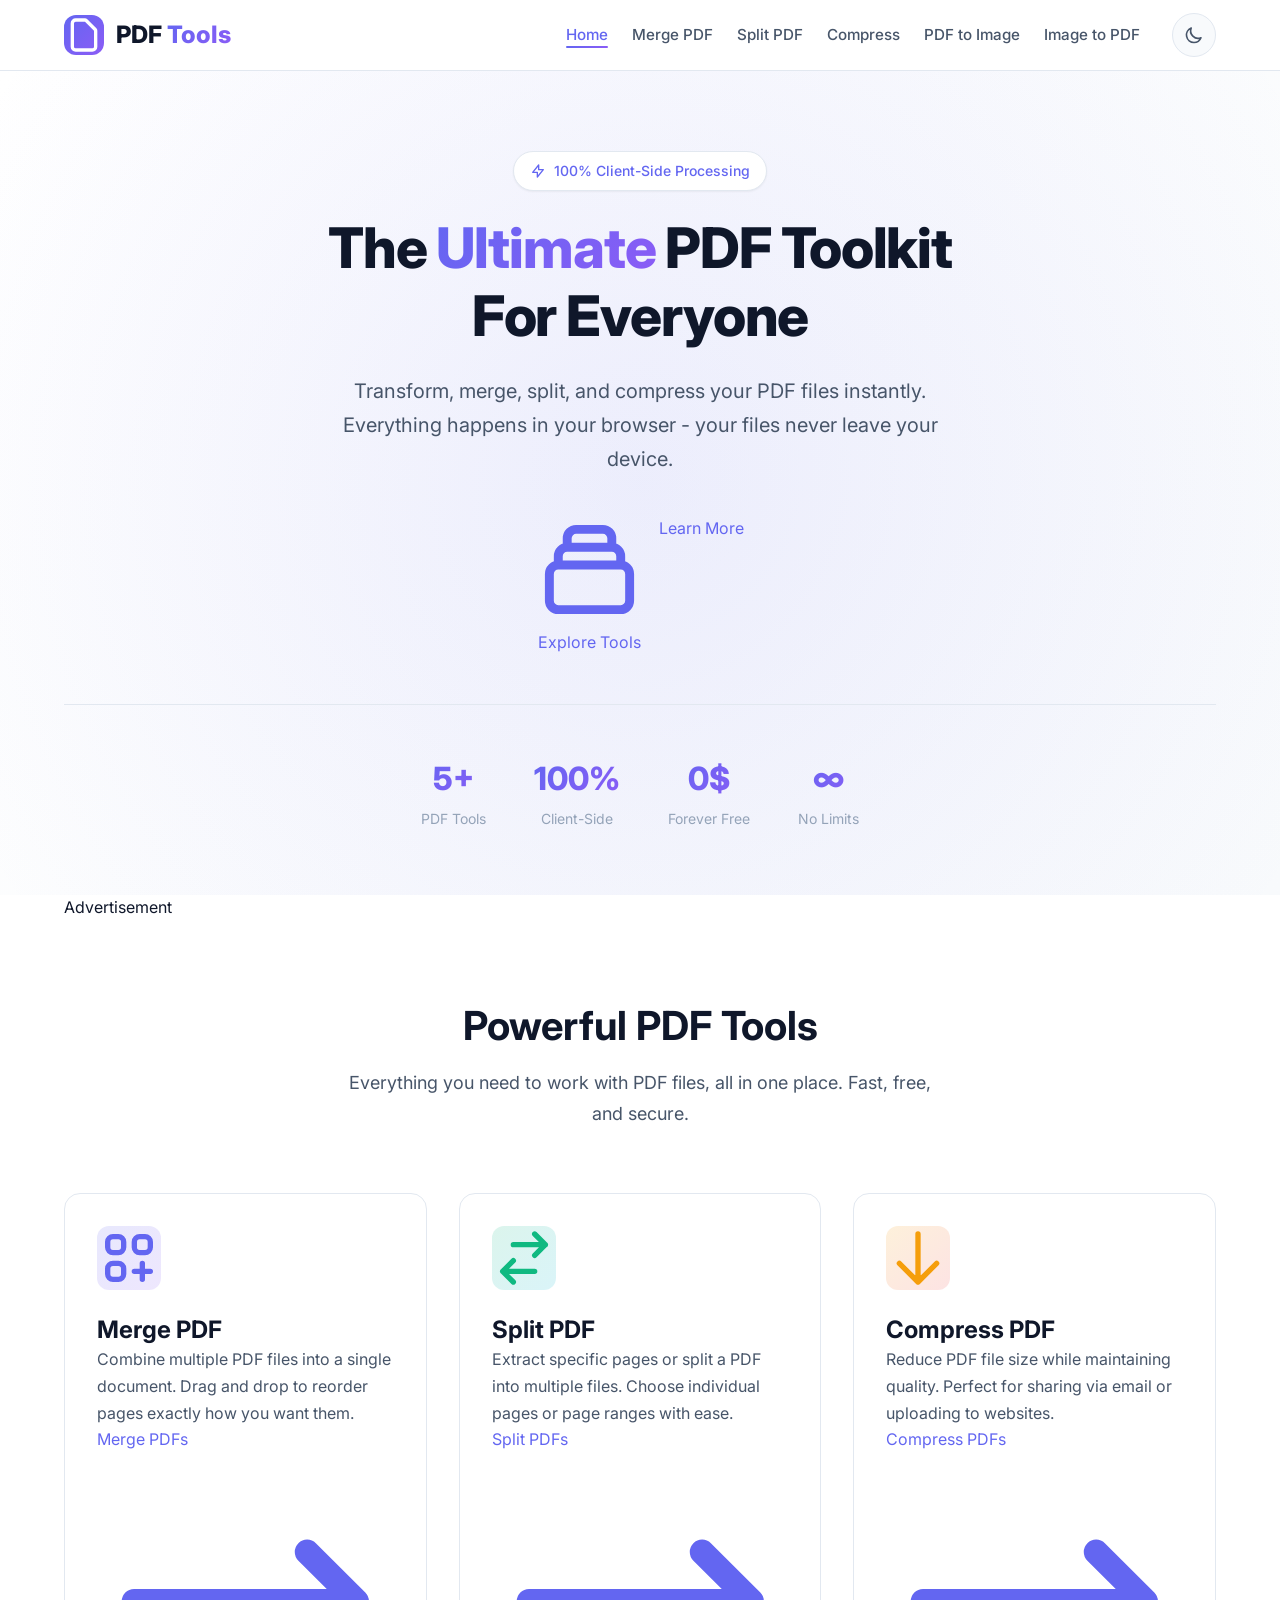
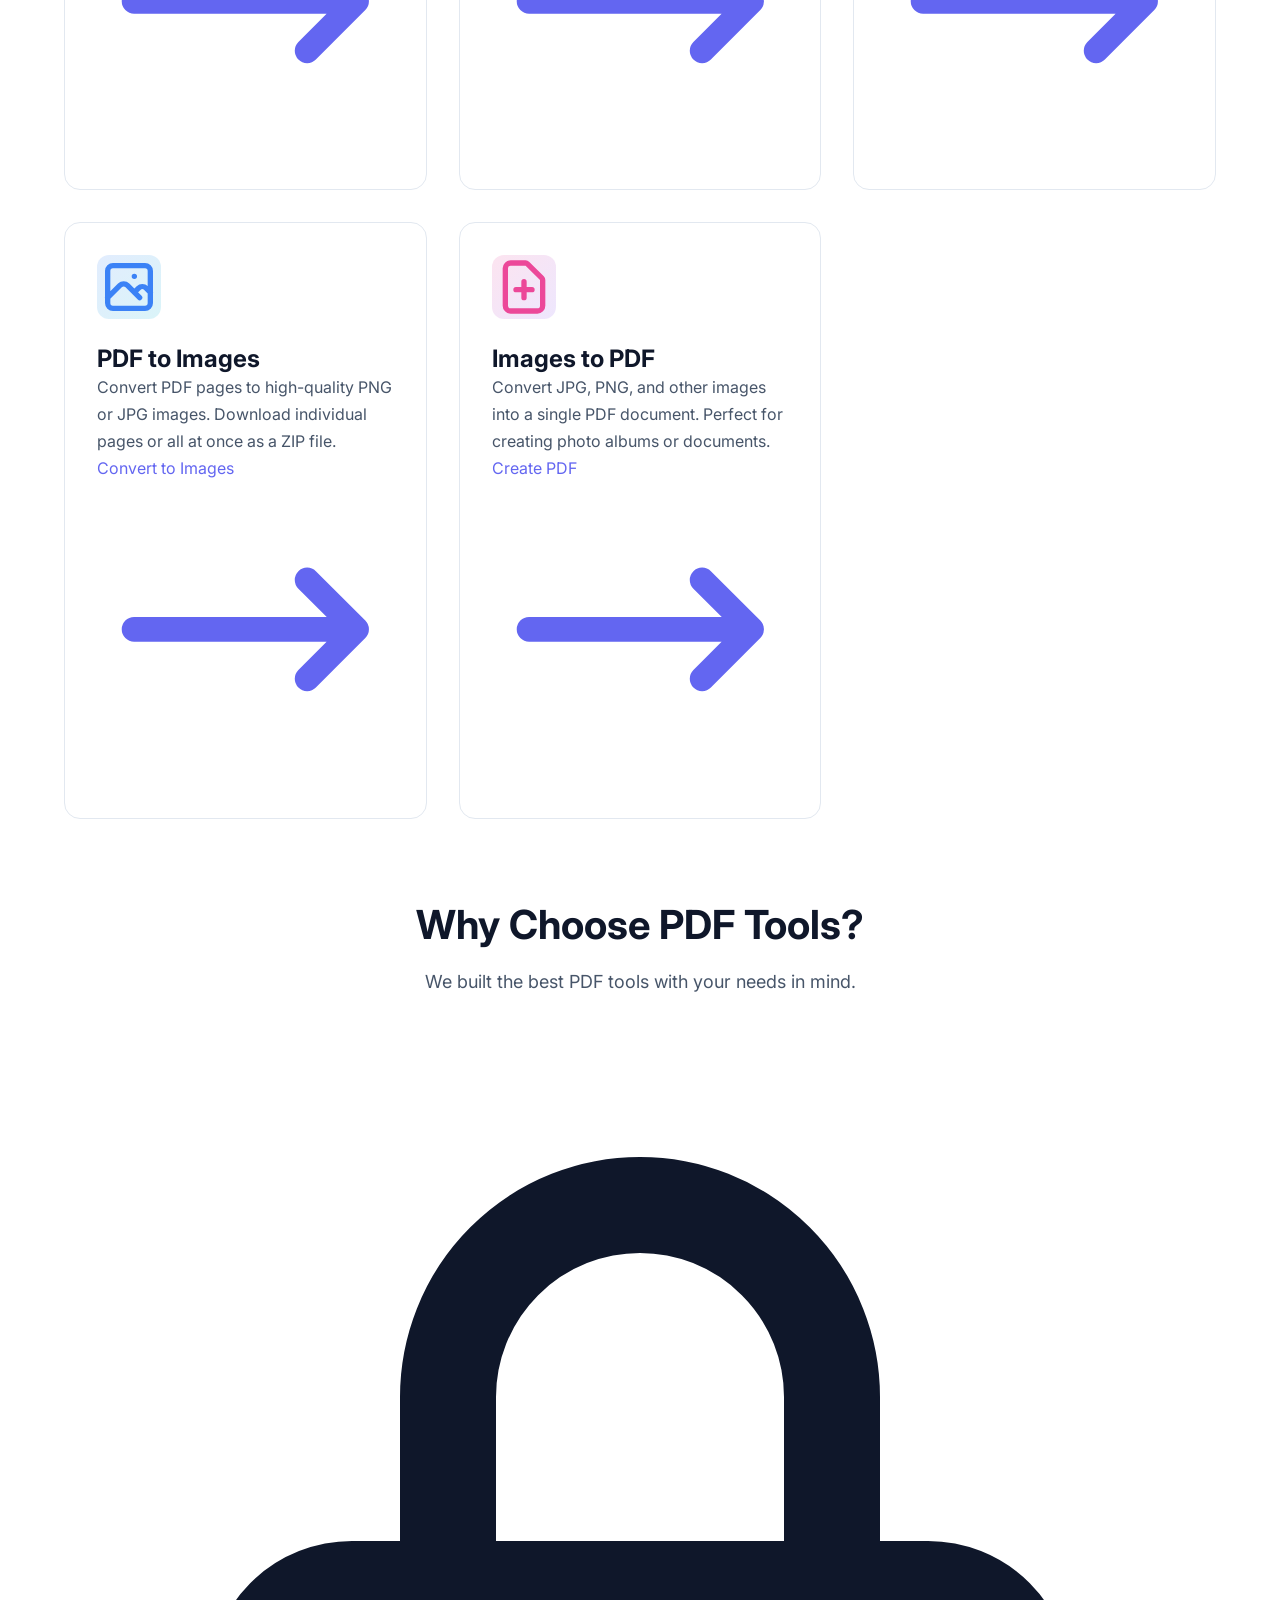
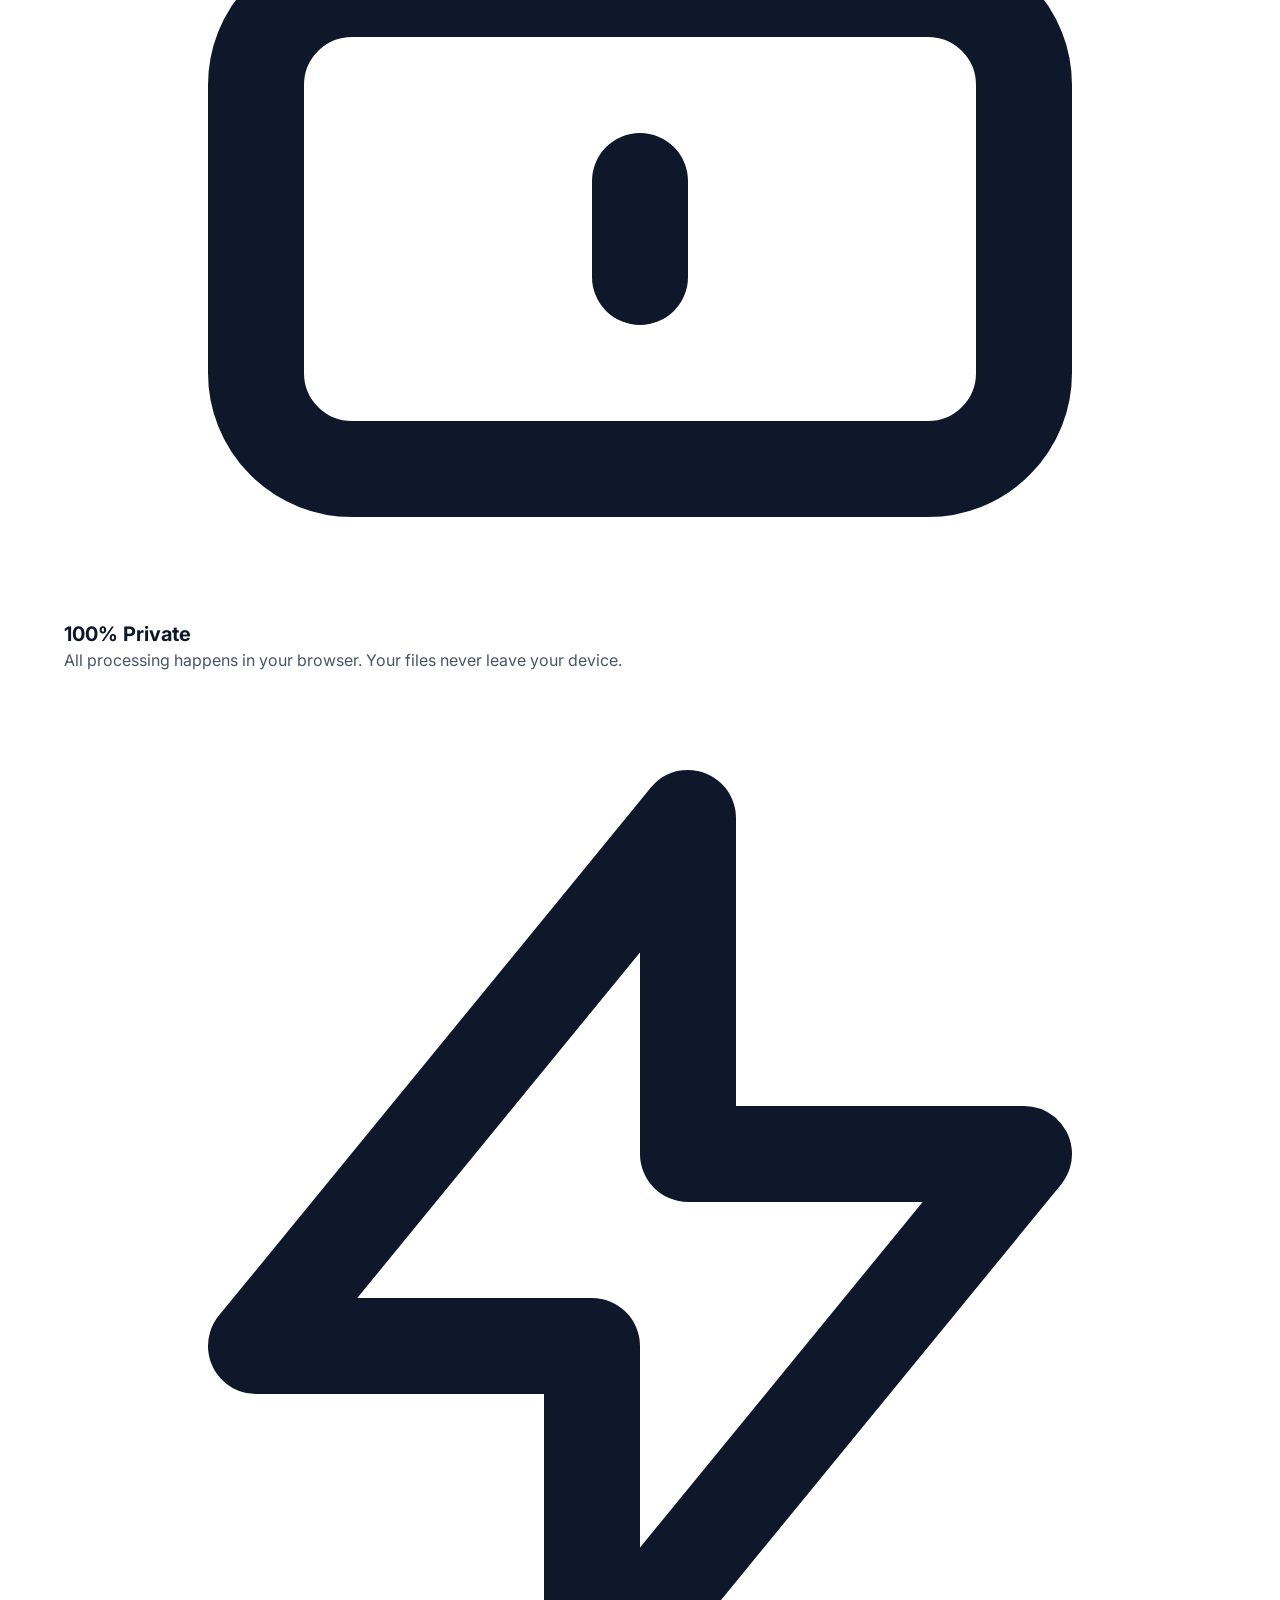
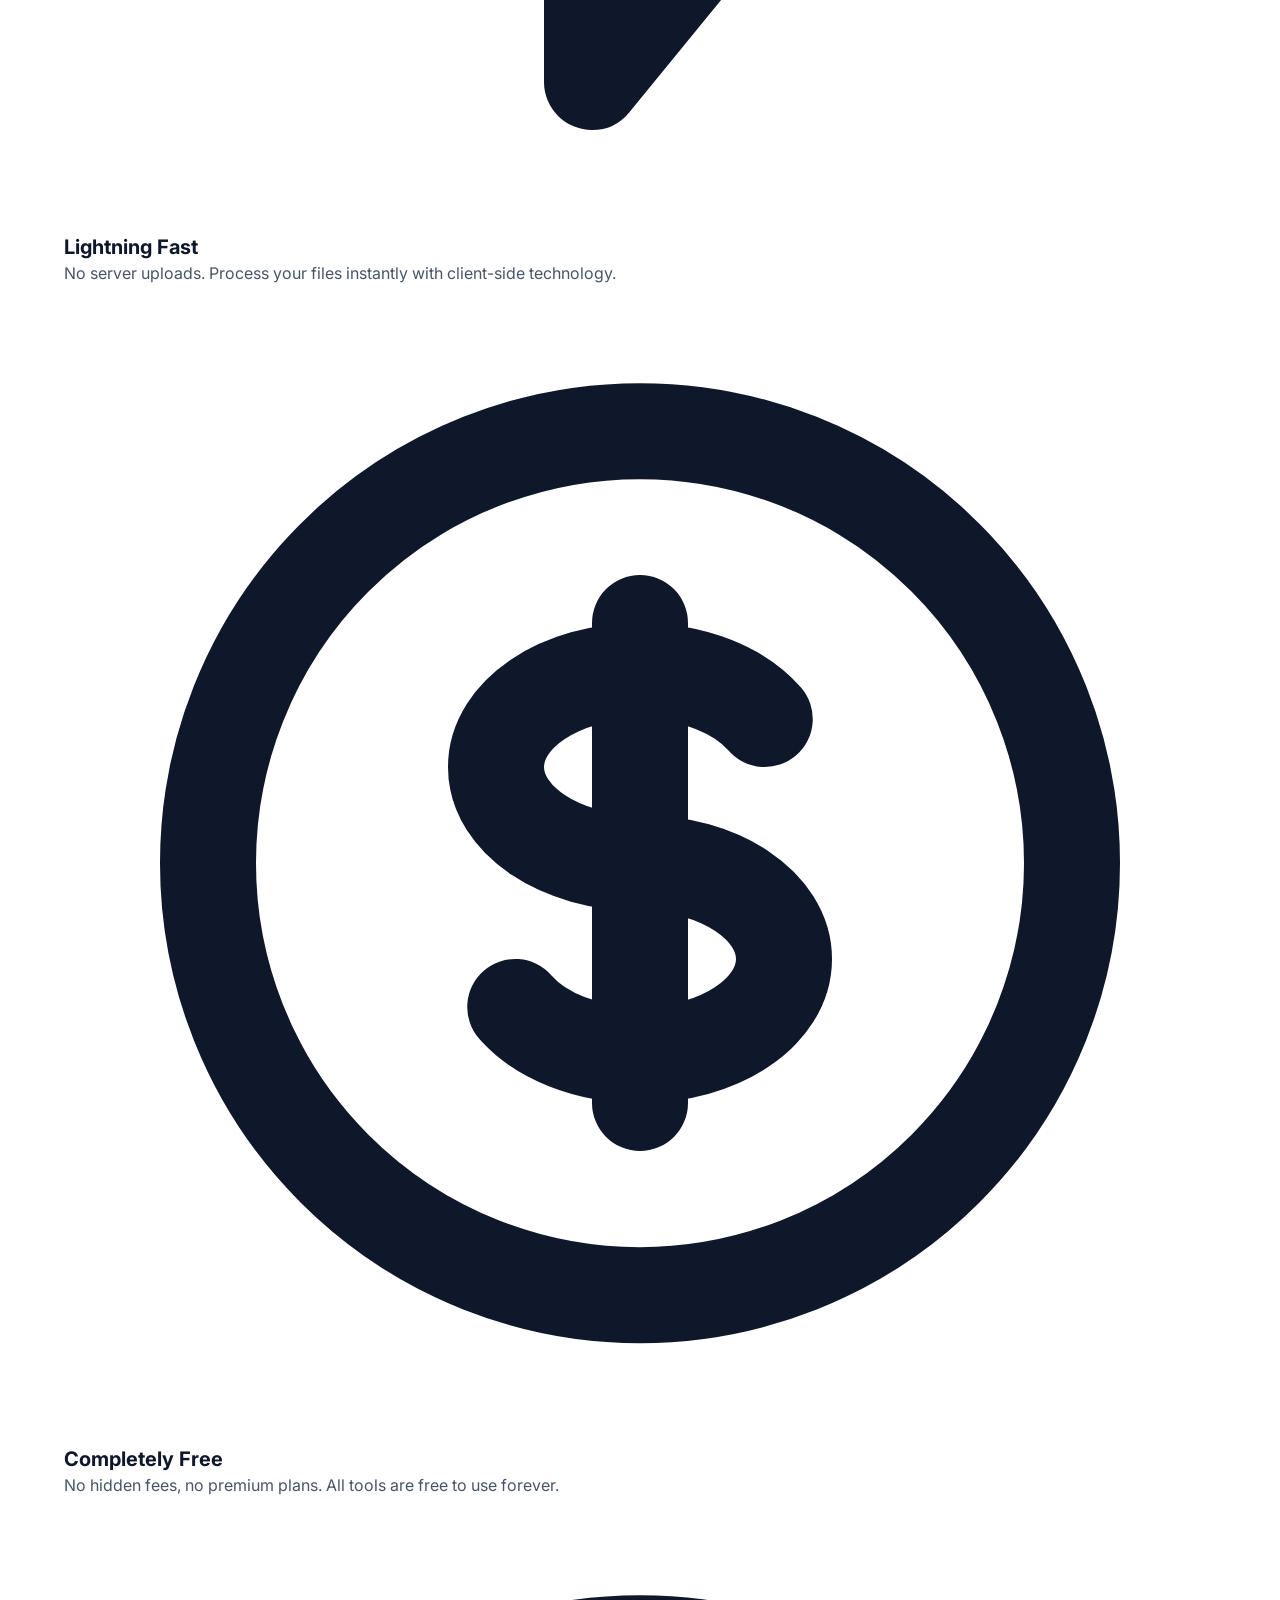
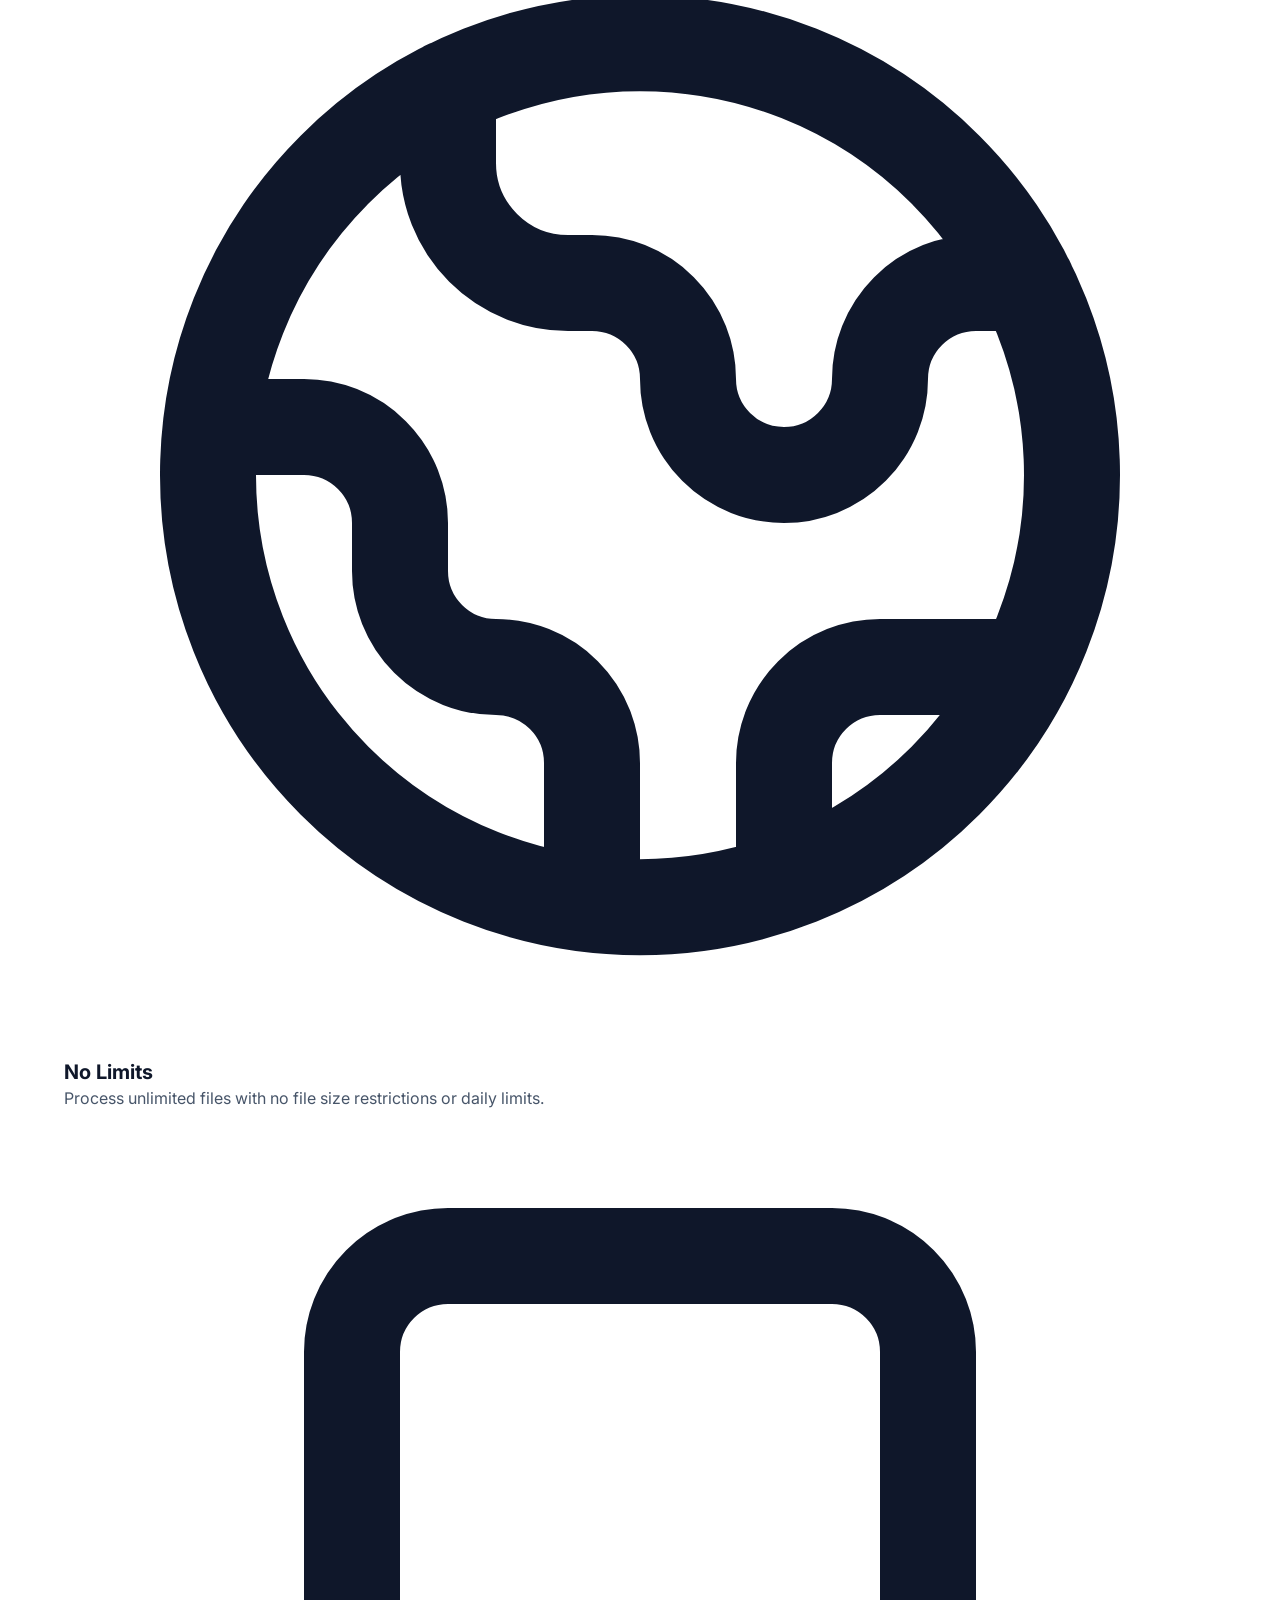
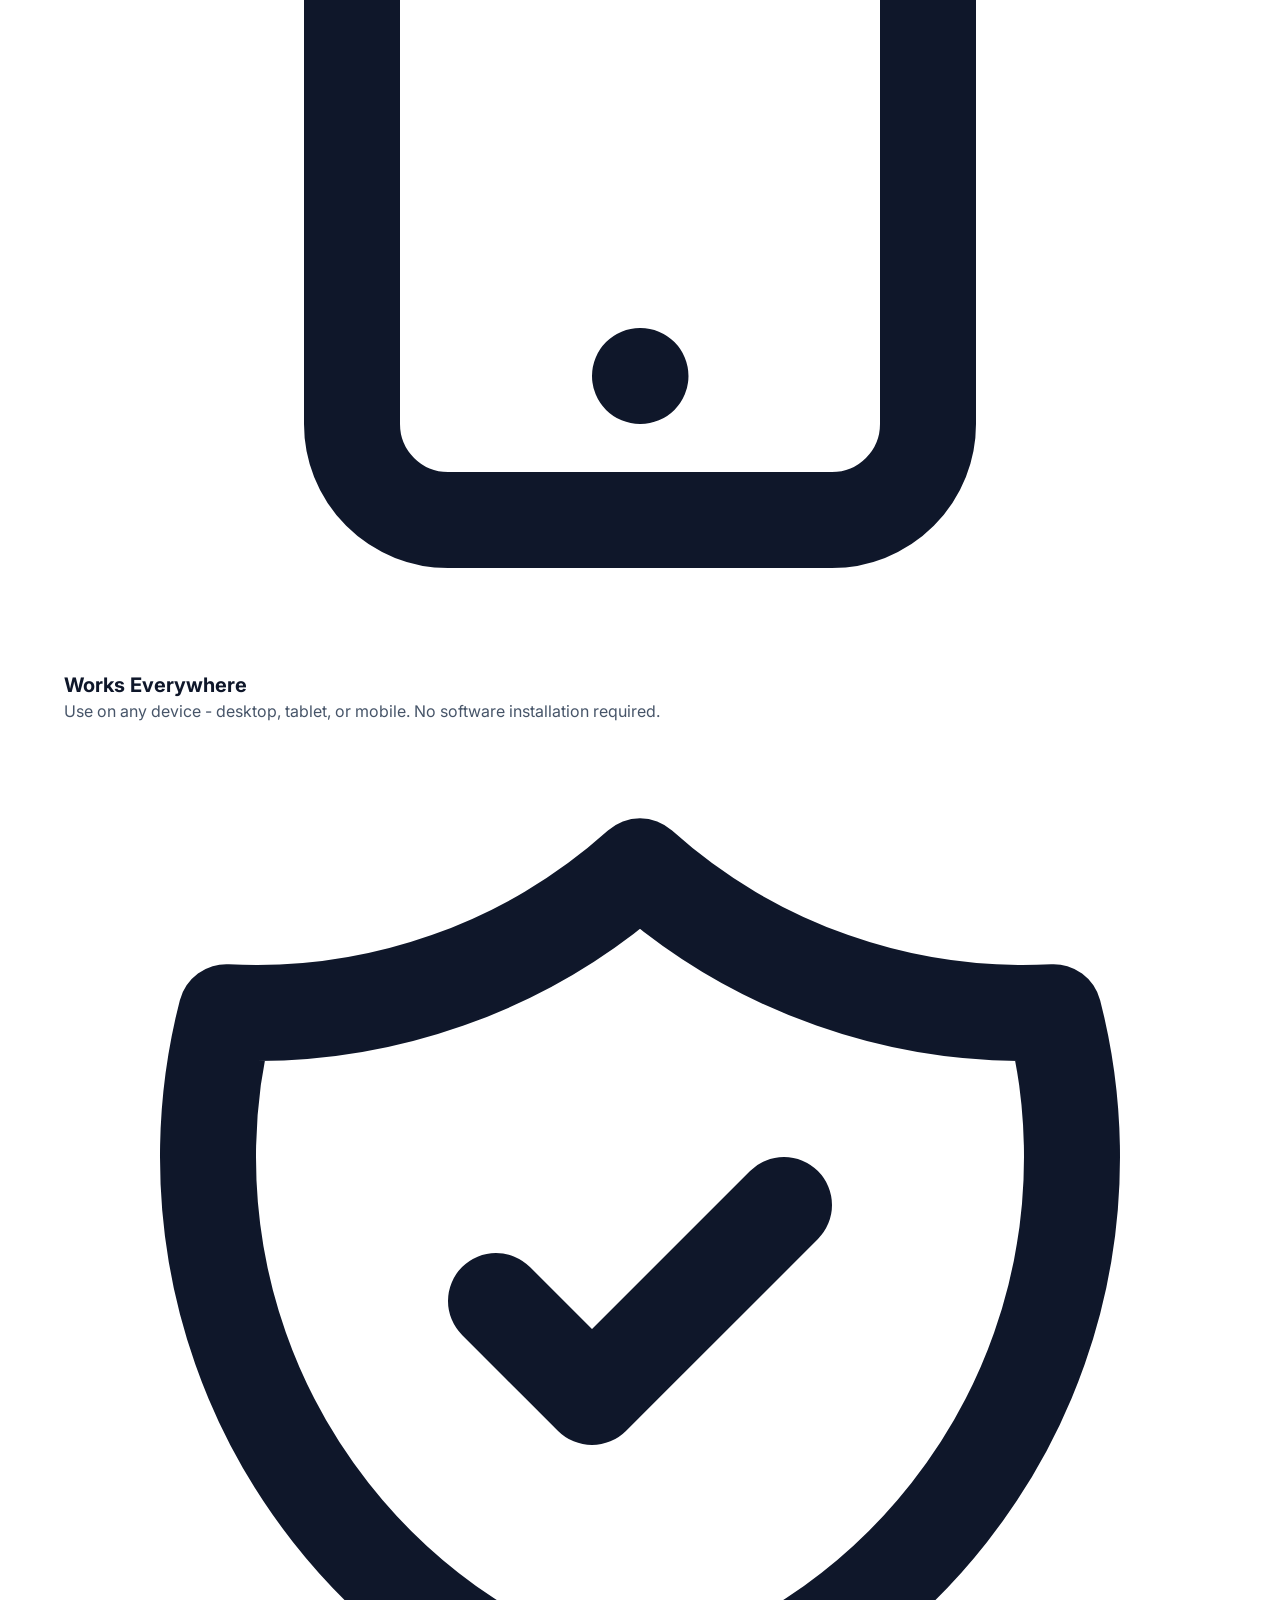
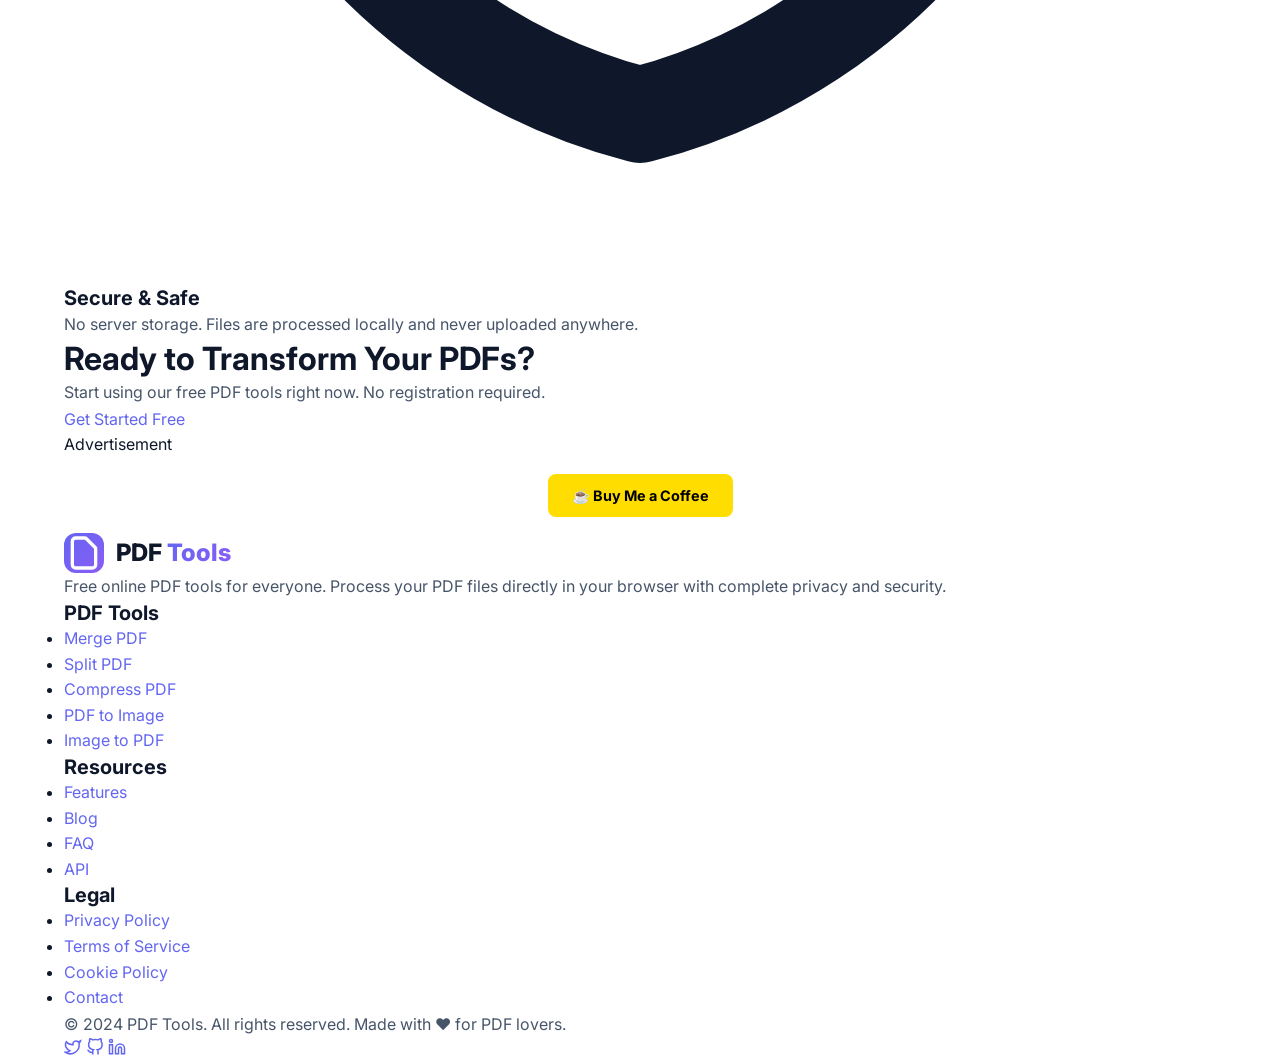
<file: index.html>
<!DOCTYPE html>
<html lang="en" data-theme="light">
<head>
    <meta charset="UTF-8">
    <meta name="viewport" content="width=device-width, initial-scale=1.0">
    <title>PDF Tools - Free Online PDF Converter & Editor | Merge, Split, Compress PDFs</title>
    <meta name="description" content="Free online PDF tools. Merge, split, compress PDFs, convert PDF to images, and more. 100% client-side processing for privacy. No file size limits.">
    <meta name="keywords" content="PDF tools, merge PDF, split PDF, compress PDF, PDF converter, PDF to image, image to PDF, online PDF editor, free PDF tools">
    <meta name="author" content="PDF Tools">
    <meta name="robots" content="index, follow">
    <link rel="canonical" href="https://pdf-tools.example.com/">

    <!-- Open Graph / Facebook -->
    <meta property="og:type" content="website">
    <meta property="og:url" content="https://pdf-tools.example.com/">
    <meta property="og:title" content="PDF Tools - Free Online PDF Converter & Editor">
    <meta property="og:description" content="Free online PDF tools. Merge, split, compress PDFs, convert PDF to images, and more. 100% client-side processing.">
    <meta property="og:image" content="https://pdf-tools.example.com/assets/og-image.png">

    <!-- Twitter -->
    <meta property="twitter:card" content="summary_large_image">
    <meta property="twitter:url" content="https://pdf-tools.example.com/">
    <meta property="twitter:title" content="PDF Tools - Free Online PDF Converter & Editor">
    <meta property="twitter:description" content="Free online PDF tools. Merge, split, compress PDFs, convert PDF to images, and more. 100% client-side processing.">
    <meta property="twitter:image" content="https://pdf-tools.example.com/assets/og-image.png">

    <!-- Favicon -->
    <link rel="icon" type="image/svg+xml" href="favicon.svg">

    <!-- Fonts -->
    <link rel="preconnect" href="https://fonts.googleapis.com">
    <link rel="preconnect" href="https://fonts.gstatic.com" crossorigin>
    <link href="https://fonts.googleapis.com/css2?family=Inter:wght@400;500;600;700;800&display=swap" rel="stylesheet">

    <!-- Styles -->
    <link rel="stylesheet" href="css/style.css">

    <!-- Structured Data -->
    <script type="application/ld+json">
    {
        "@context": "https://schema.org",
        "@type": "WebApplication",
        "name": "PDF Tools",
        "url": "https://pdf-tools.example.com",
        "description": "Free online PDF tools for merging, splitting, compressing, and converting PDF files.",
        "applicationCategory": "UtilitiesApplication",
        "operatingSystem": "Any",
        "offers": {
            "@type": "Offer",
            "price": "0",
            "priceCurrency": "USD"
        },
        "featureList": [
            "Merge PDF files",
            "Split PDF files",
            "Compress PDF files",
            "Convert PDF to images",
            "Convert images to PDF"
        ]
    }
    </script>
  <meta name="google-site-verification" content="ynZStsuz49Lp6J6nA6mU6qFf6oROimIpJEj-OnOoVeA" />
</head>
<body>
    <!-- Header -->
    <header class="header">
        <div class="container header-inner">
            <a href="index.html" class="logo">
                <div class="logo-icon">
                    <svg xmlns="http://www.w3.org/2000/svg" fill="none" viewBox="0 0 24 24" stroke="currentColor" stroke-width="2">
                        <path stroke-linecap="round" stroke-linejoin="round" d="M7 21h10a2 2 0 002-2V9.414a1 1 0 00-.293-.707l-5.414-5.414A1 1 0 0012.586 3H7a2 2 0 00-2 2v14a2 2 0 002 2z" />
                    </svg>
                </div>
                <span class="logo-text">PDF <span>Tools</span></span>
            </a>

            <nav class="nav">
                <button class="mobile-menu-toggle" aria-label="Toggle menu">
                    <span></span>
                </button>
                <ul class="nav-links">
                    <li><a href="index.html" class="active">Home</a></li>
                    <li><a href="tools/merge.html">Merge PDF</a></li>
                    <li><a href="tools/split.html">Split PDF</a></li>
                    <li><a href="tools/compress.html">Compress</a></li>
                    <li><a href="tools/pdf-to-image.html">PDF to Image</a></li>
                    <li><a href="tools/image-to-pdf.html">Image to PDF</a></li>
                </ul>
                <div class="nav-actions">
                    <button class="theme-toggle" aria-label="Toggle dark mode">
                        <svg xmlns="http://www.w3.org/2000/svg" fill="none" viewBox="0 0 24 24" stroke="currentColor" stroke-width="2">
                            <path stroke-linecap="round" stroke-linejoin="round" d="M20.354 15.354A9 9 0 018.646 3.646 9.003 9.003 0 0012 21a9.003 9.003 0 008.354-5.646z" />
                        </svg>
                    </button>
                </div>
            </nav>
        </div>
    </header>

    <!-- Main Content -->
    <main>
        <!-- Hero Section -->
        <section class="hero">
            <div class="container hero-content">
                <div class="hero-badge">
                    <svg xmlns="http://www.w3.org/2000/svg" fill="none" viewBox="0 0 24 24" stroke="currentColor" stroke-width="2">
                        <path stroke-linecap="round" stroke-linejoin="round" d="M13 10V3L4 14h7v7l9-11h-7z" />
                    </svg>
                    100% Client-Side Processing
                </div>
                <h1>
                    The <span>Ultimate</span> PDF Toolkit<br>
                    For Everyone
                </h1>
                <p>
                    Transform, merge, split, and compress your PDF files instantly.
                    Everything happens in your browser - your files never leave your device.
                </p>
                <div style="display: flex; gap: 1rem; justify-content: center; flex-wrap: wrap;">
                    <a href="#tools" class="btn btn-primary btn-lg">
                        <svg xmlns="http://www.w3.org/2000/svg" fill="none" viewBox="0 0 24 24" stroke="currentColor" stroke-width="2">
                            <path stroke-linecap="round" stroke-linejoin="round" d="M19 11H5m14 0a2 2 0 012 2v6a2 2 0 01-2 2H5a2 2 0 01-2-2v-6a2 2 0 012-2m14 0V9a2 2 0 00-2-2M5 11V9a2 2 0 012-2m0 0V5a2 2 0 012-2h6a2 2 0 012 2v2M7 7h10" />
                        </svg>
                        Explore Tools
                    </a>
                    <a href="#features" class="btn btn-secondary btn-lg">
                        Learn More
                    </a>
                </div>
                <div class="hero-stats">
                    <div class="hero-stat">
                        <div class="hero-stat-value">5+</div>
                        <div class="hero-stat-label">PDF Tools</div>
                    </div>
                    <div class="hero-stat">
                        <div class="hero-stat-value">100%</div>
                        <div class="hero-stat-label">Client-Side</div>
                    </div>
                    <div class="hero-stat">
                        <div class="hero-stat-value">0$</div>
                        <div class="hero-stat-label">Forever Free</div>
                    </div>
                    <div class="hero-stat">
                        <div class="hero-stat-value">&#8734;</div>
                        <div class="hero-stat-label">No Limits</div>
                    </div>
                </div>
            </div>
        </section>

        <!-- Ad Placeholder -->
        <div class="container">
            <div class="ad-placeholder">
                <span>Advertisement</span>
            </div>
        </div>

        <!-- Tools Section -->
        <section class="tools-section" id="tools">
            <div class="container">
                <div class="section-header">
                    <h2>Powerful PDF Tools</h2>
                    <p>Everything you need to work with PDF files, all in one place. Fast, free, and secure.</p>
                </div>

                <div class="tools-grid">
                    <!-- Merge PDF -->
                    <div class="tool-card">
                        <div class="tool-card-icon merge">
                            <svg xmlns="http://www.w3.org/2000/svg" fill="none" viewBox="0 0 24 24" stroke="currentColor" stroke-width="2">
                                <path stroke-linecap="round" stroke-linejoin="round" d="M17 14v6m-3-3h6M6 10h2a2 2 0 002-2V6a2 2 0 00-2-2H6a2 2 0 00-2 2v2a2 2 0 002 2zm10 0h2a2 2 0 002-2V6a2 2 0 00-2-2h-2a2 2 0 00-2 2v2a2 2 0 002 2zM6 20h2a2 2 0 002-2v-2a2 2 0 00-2-2H6a2 2 0 00-2 2v2a2 2 0 002 2z" />
                            </svg>
                        </div>
                        <h3>Merge PDF</h3>
                        <p>Combine multiple PDF files into a single document. Drag and drop to reorder pages exactly how you want them.</p>
                        <a href="tools/merge.html" class="tool-card-link">
                            Merge PDFs
                            <svg xmlns="http://www.w3.org/2000/svg" fill="none" viewBox="0 0 24 24" stroke="currentColor" stroke-width="2">
                                <path stroke-linecap="round" stroke-linejoin="round" d="M17 8l4 4m0 0l-4 4m4-4H3" />
                            </svg>
                        </a>
                    </div>

                    <!-- Split PDF -->
                    <div class="tool-card">
                        <div class="tool-card-icon split">
                            <svg xmlns="http://www.w3.org/2000/svg" fill="none" viewBox="0 0 24 24" stroke="currentColor" stroke-width="2">
                                <path stroke-linecap="round" stroke-linejoin="round" d="M8 7h12m0 0l-4-4m4 4l-4 4m0 6H4m0 0l4 4m-4-4l4-4" />
                            </svg>
                        </div>
                        <h3>Split PDF</h3>
                        <p>Extract specific pages or split a PDF into multiple files. Choose individual pages or page ranges with ease.</p>
                        <a href="tools/split.html" class="tool-card-link">
                            Split PDFs
                            <svg xmlns="http://www.w3.org/2000/svg" fill="none" viewBox="0 0 24 24" stroke="currentColor" stroke-width="2">
                                <path stroke-linecap="round" stroke-linejoin="round" d="M17 8l4 4m0 0l-4 4m4-4H3" />
                            </svg>
                        </a>
                    </div>

                    <!-- Compress PDF -->
                    <div class="tool-card">
                        <div class="tool-card-icon compress">
                            <svg xmlns="http://www.w3.org/2000/svg" fill="none" viewBox="0 0 24 24" stroke="currentColor" stroke-width="2">
                                <path stroke-linecap="round" stroke-linejoin="round" d="M19 14l-7 7m0 0l-7-7m7 7V3" />
                            </svg>
                        </div>
                        <h3>Compress PDF</h3>
                        <p>Reduce PDF file size while maintaining quality. Perfect for sharing via email or uploading to websites.</p>
                        <a href="tools/compress.html" class="tool-card-link">
                            Compress PDFs
                            <svg xmlns="http://www.w3.org/2000/svg" fill="none" viewBox="0 0 24 24" stroke="currentColor" stroke-width="2">
                                <path stroke-linecap="round" stroke-linejoin="round" d="M17 8l4 4m0 0l-4 4m4-4H3" />
                            </svg>
                        </a>
                    </div>

                    <!-- PDF to Image -->
                    <div class="tool-card">
                        <div class="tool-card-icon pdf-to-img">
                            <svg xmlns="http://www.w3.org/2000/svg" fill="none" viewBox="0 0 24 24" stroke="currentColor" stroke-width="2">
                                <path stroke-linecap="round" stroke-linejoin="round" d="M4 16l4.586-4.586a2 2 0 012.828 0L16 16m-2-2l1.586-1.586a2 2 0 012.828 0L20 14m-6-6h.01M6 20h12a2 2 0 002-2V6a2 2 0 00-2-2H6a2 2 0 00-2 2v12a2 2 0 002 2z" />
                            </svg>
                        </div>
                        <h3>PDF to Images</h3>
                        <p>Convert PDF pages to high-quality PNG or JPG images. Download individual pages or all at once as a ZIP file.</p>
                        <a href="tools/pdf-to-image.html" class="tool-card-link">
                            Convert to Images
                            <svg xmlns="http://www.w3.org/2000/svg" fill="none" viewBox="0 0 24 24" stroke="currentColor" stroke-width="2">
                                <path stroke-linecap="round" stroke-linejoin="round" d="M17 8l4 4m0 0l-4 4m4-4H3" />
                            </svg>
                        </a>
                    </div>

                    <!-- Image to PDF -->
                    <div class="tool-card">
                        <div class="tool-card-icon img-to-pdf">
                            <svg xmlns="http://www.w3.org/2000/svg" fill="none" viewBox="0 0 24 24" stroke="currentColor" stroke-width="2">
                                <path stroke-linecap="round" stroke-linejoin="round" d="M9 13h6m-3-3v6m5 5H7a2 2 0 01-2-2V5a2 2 0 012-2h5.586a1 1 0 01.707.293l5.414 5.414a1 1 0 01.293.707V19a2 2 0 01-2 2z" />
                            </svg>
                        </div>
                        <h3>Images to PDF</h3>
                        <p>Convert JPG, PNG, and other images into a single PDF document. Perfect for creating photo albums or documents.</p>
                        <a href="tools/image-to-pdf.html" class="tool-card-link">
                            Create PDF
                            <svg xmlns="http://www.w3.org/2000/svg" fill="none" viewBox="0 0 24 24" stroke="currentColor" stroke-width="2">
                                <path stroke-linecap="round" stroke-linejoin="round" d="M17 8l4 4m0 0l-4 4m4-4H3" />
                            </svg>
                        </a>
                    </div>
                </div>
            </div>
        </section>

        <!-- Features Section -->
        <section class="features-section" id="features">
            <div class="container">
                <div class="section-header">
                    <h2>Why Choose PDF Tools?</h2>
                    <p>We built the best PDF tools with your needs in mind.</p>
                </div>

                <div class="features-grid">
                    <div class="feature-item">
                        <div class="feature-icon">
                            <svg xmlns="http://www.w3.org/2000/svg" fill="none" viewBox="0 0 24 24" stroke="currentColor" stroke-width="2">
                                <path stroke-linecap="round" stroke-linejoin="round" d="M12 15v2m-6 4h12a2 2 0 002-2v-6a2 2 0 00-2-2H6a2 2 0 00-2 2v6a2 2 0 002 2zm10-10V7a4 4 0 00-8 0v4h8z" />
                            </svg>
                        </div>
                        <h4>100% Private</h4>
                        <p>All processing happens in your browser. Your files never leave your device.</p>
                    </div>

                    <div class="feature-item">
                        <div class="feature-icon">
                            <svg xmlns="http://www.w3.org/2000/svg" fill="none" viewBox="0 0 24 24" stroke="currentColor" stroke-width="2">
                                <path stroke-linecap="round" stroke-linejoin="round" d="M13 10V3L4 14h7v7l9-11h-7z" />
                            </svg>
                        </div>
                        <h4>Lightning Fast</h4>
                        <p>No server uploads. Process your files instantly with client-side technology.</p>
                    </div>

                    <div class="feature-item">
                        <div class="feature-icon">
                            <svg xmlns="http://www.w3.org/2000/svg" fill="none" viewBox="0 0 24 24" stroke="currentColor" stroke-width="2">
                                <path stroke-linecap="round" stroke-linejoin="round" d="M12 8c-1.657 0-3 .895-3 2s1.343 2 3 2 3 .895 3 2-1.343 2-3 2m0-8c1.11 0 2.08.402 2.599 1M12 8V7m0 1v8m0 0v1m0-1c-1.11 0-2.08-.402-2.599-1M21 12a9 9 0 11-18 0 9 9 0 0118 0z" />
                            </svg>
                        </div>
                        <h4>Completely Free</h4>
                        <p>No hidden fees, no premium plans. All tools are free to use forever.</p>
                    </div>

                    <div class="feature-item">
                        <div class="feature-icon">
                            <svg xmlns="http://www.w3.org/2000/svg" fill="none" viewBox="0 0 24 24" stroke="currentColor" stroke-width="2">
                                <path stroke-linecap="round" stroke-linejoin="round" d="M3.055 11H5a2 2 0 012 2v1a2 2 0 002 2 2 2 0 012 2v2.945M8 3.935V5.5A2.5 2.5 0 0010.5 8h.5a2 2 0 012 2 2 2 0 104 0 2 2 0 012-2h1.064M15 20.488V18a2 2 0 012-2h3.064M21 12a9 9 0 11-18 0 9 9 0 0118 0z" />
                            </svg>
                        </div>
                        <h4>No Limits</h4>
                        <p>Process unlimited files with no file size restrictions or daily limits.</p>
                    </div>

                    <div class="feature-item">
                        <div class="feature-icon">
                            <svg xmlns="http://www.w3.org/2000/svg" fill="none" viewBox="0 0 24 24" stroke="currentColor" stroke-width="2">
                                <path stroke-linecap="round" stroke-linejoin="round" d="M12 18h.01M8 21h8a2 2 0 002-2V5a2 2 0 00-2-2H8a2 2 0 00-2 2v14a2 2 0 002 2z" />
                            </svg>
                        </div>
                        <h4>Works Everywhere</h4>
                        <p>Use on any device - desktop, tablet, or mobile. No software installation required.</p>
                    </div>

                    <div class="feature-item">
                        <div class="feature-icon">
                            <svg xmlns="http://www.w3.org/2000/svg" fill="none" viewBox="0 0 24 24" stroke="currentColor" stroke-width="2">
                                <path stroke-linecap="round" stroke-linejoin="round" d="M9 12l2 2 4-4m5.618-4.016A11.955 11.955 0 0112 2.944a11.955 11.955 0 01-8.618 3.04A12.02 12.02 0 003 9c0 5.591 3.824 10.29 9 11.622 5.176-1.332 9-6.03 9-11.622 0-1.042-.133-2.052-.382-3.016z" />
                            </svg>
                        </div>
                        <h4>Secure & Safe</h4>
                        <p>No server storage. Files are processed locally and never uploaded anywhere.</p>
                    </div>
                </div>
            </div>
        </section>

        <!-- CTA Section -->
        <section class="cta-section">
            <div class="container">
                <div class="cta-card">
                    <h2>Ready to Transform Your PDFs?</h2>
                    <p>Start using our free PDF tools right now. No registration required.</p>
                    <a href="#tools" class="btn btn-outline btn-lg">Get Started Free</a>
                </div>
            </div>
        </section>

        <!-- Ad Placeholder -->
        <div class="container">
            <div class="ad-placeholder">
                <span>Advertisement</span>
            </div>
        </div>
    </main>

    <!-- Footer -->
    <footer class="footer">
        <div class="container">
            <div class="footer-grid">
                <div class="footer-brand">
                    <a href="index.html" class="logo">
                        <div class="logo-icon">
                            <svg xmlns="http://www.w3.org/2000/svg" fill="none" viewBox="0 0 24 24" stroke="currentColor" stroke-width="2">
                                <path stroke-linecap="round" stroke-linejoin="round" d="M7 21h10a2 2 0 002-2V9.414a1 1 0 00-.293-.707l-5.414-5.414A1 1 0 0012.586 3H7a2 2 0 00-2 2v14a2 2 0 002 2z" />
                            </svg>
                        </div>
                        <span class="logo-text">PDF <span>Tools</span></span>
                    </a>
                    <p>Free online PDF tools for everyone. Process your PDF files directly in your browser with complete privacy and security.</p>
                </div>

                <div class="footer-column">
                    <h4>PDF Tools</h4>
                    <ul class="footer-links">
                        <li><a href="tools/merge.html">Merge PDF</a></li>
                        <li><a href="tools/split.html">Split PDF</a></li>
                        <li><a href="tools/compress.html">Compress PDF</a></li>
                        <li><a href="tools/pdf-to-image.html">PDF to Image</a></li>
                        <li><a href="tools/image-to-pdf.html">Image to PDF</a></li>
                    </ul>
                </div>

                <div class="footer-column">
                    <h4>Resources</h4>
                    <ul class="footer-links">
                        <li><a href="#features">Features</a></li>
                        <li><a href="#">Blog</a></li>
                        <li><a href="#">FAQ</a></li>
                        <li><a href="#">API</a></li>
                    </ul>
                </div>

                <div class="footer-column">
                    <h4>Legal</h4>
                    <ul class="footer-links">
                        <li><a href="#">Privacy Policy</a></li>
                        <li><a href="#">Terms of Service</a></li>
                        <li><a href="#">Cookie Policy</a></li>
                        <li><a href="#">Contact</a></li>
                    </ul>
                </div>
            </div>

            <div class="footer-bottom">
                <p>&copy; 2024 PDF Tools. All rights reserved. Made with ❤️ for PDF lovers.</p>
                <div class="footer-social">
                    <a href="#" aria-label="Twitter">
                        <svg xmlns="http://www.w3.org/2000/svg" width="18" height="18" viewBox="0 0 24 24" fill="none" stroke="currentColor" stroke-width="2">
                            <path d="M22 4s-.7 2.1-2 3.4c1.6 10-9.4 17.3-18 11.6 2.2.1 4.4-.6 6-2C3 15.5.5 9.6 3 5c2.2 2.6 5.6 4.1 9 4-.9-4.2 4-6.6 7-3.8 1.1 0 3-1.2 3-1.2z"/>
                        </svg>
                    </a>
                    <a href="#" aria-label="GitHub">
                        <svg xmlns="http://www.w3.org/2000/svg" width="18" height="18" viewBox="0 0 24 24" fill="none" stroke="currentColor" stroke-width="2">
                            <path d="M9 19c-5 1.5-5-2.5-7-3m14 6v-3.87a3.37 3.37 0 0 0-.94-2.61c3.14-.35 6.44-1.54 6.44-7A5.44 5.44 0 0 0 20 4.77 5.07 5.07 0 0 0 19.91 1S18.73.65 16 2.48a13.38 13.38 0 0 0-7 0C6.27.65 5.09 1 5.09 1A5.07 5.07 0 0 0 5 4.77a5.44 5.44 0 0 0-1.5 3.78c0 5.42 3.3 6.61 6.44 7A3.37 3.37 0 0 0 9 18.13V22"/>
                        </svg>
                    </a>
                    <a href="#" aria-label="LinkedIn">
                        <svg xmlns="http://www.w3.org/2000/svg" width="18" height="18" viewBox="0 0 24 24" fill="none" stroke="currentColor" stroke-width="2">
                            <path d="M16 8a6 6 0 0 1 6 6v7h-4v-7a2 2 0 0 0-2-2 2 2 0 0 0-2 2v7h-4v-7a6 6 0 0 1 6-6z"/><rect x="2" y="9" width="4" height="12"/><circle cx="4" cy="4" r="2"/>
                        </svg>
                    </a>
                </div>
            </div>
        </div>
    </footer>

    <!-- Toast Container -->
    <div class="toast-container"></div>

    <!-- Scripts -->
    <script src="js/common.js"></script>
  <script src="js/monetize.js"></script>
</body>
</html>
</file>
<file: css/style.css>
/* ============================================
   PDF Tools - Modern CSS Styles
   ============================================ */

/* CSS Variables */
:root {
    /* Primary Colors */
    --primary: #6366f1;
    --primary-dark: #4f46e5;
    --primary-light: #818cf8;
    --primary-gradient: linear-gradient(135deg, #6366f1 0%, #8b5cf6 100%);

    /* Secondary Colors */
    --secondary: #8b5cf6;
    --secondary-dark: #7c3aed;
    --secondary-light: #a78bfa;

    /* Accent Colors */
    --accent: #06b6d4;
    --accent-dark: #0891b2;
    --accent-light: #22d3ee;

    /* Neutral Colors */
    --bg-primary: #ffffff;
    --bg-secondary: #f8fafc;
    --bg-tertiary: #f1f5f9;
    --text-primary: #0f172a;
    --text-secondary: #475569;
    --text-tertiary: #94a3b8;
    --border-color: #e2e8f0;
    --border-light: #f1f5f9;

    /* Status Colors */
    --success: #10b981;
    --warning: #f59e0b;
    --error: #ef4444;
    --info: #3b82f6;

    /* Shadows */
    --shadow-sm: 0 1px 2px 0 rgb(0 0 0 / 0.05);
    --shadow-md: 0 4px 6px -1px rgb(0 0 0 / 0.1), 0 2px 4px -2px rgb(0 0 0 / 0.1);
    --shadow-lg: 0 10px 15px -3px rgb(0 0 0 / 0.1), 0 4px 6px -4px rgb(0 0 0 / 0.1);
    --shadow-xl: 0 20px 25px -5px rgb(0 0 0 / 0.1), 0 8px 10px -6px rgb(0 0 0 / 0.1);

    /* Border Radius */
    --radius-sm: 0.375rem;
    --radius-md: 0.5rem;
    --radius-lg: 0.75rem;
    --radius-xl: 1rem;
    --radius-2xl: 1.5rem;
    --radius-full: 9999px;

    /* Spacing */
    --space-1: 0.25rem;
    --space-2: 0.5rem;
    --space-3: 0.75rem;
    --space-4: 1rem;
    --space-5: 1.25rem;
    --space-6: 1.5rem;
    --space-8: 2rem;
    --space-10: 2.5rem;
    --space-12: 3rem;
    --space-16: 4rem;
    --space-20: 5rem;
    --space-24: 6rem;

    /* Transitions */
    --transition-fast: 150ms ease;
    --transition-base: 250ms ease;
    --transition-slow: 350ms ease;

    /* Z-index */
    --z-dropdown: 1000;
    --z-sticky: 1020;
    --z-fixed: 1030;
    --z-modal-backdrop: 1040;
    --z-modal: 1050;
    --z-popover: 1060;
    --z-tooltip: 1070;
    --z-toast: 1080;
}

/* Dark Mode Variables */
[data-theme="dark"] {
    --bg-primary: #0f172a;
    --bg-secondary: #1e293b;
    --bg-tertiary: #334155;
    --text-primary: #f1f5f9;
    --text-secondary: #94a3b8;
    --text-tertiary: #64748b;
    --border-color: #334155;
    --border-light: #1e293b;
    --shadow-sm: 0 1px 2px 0 rgb(0 0 0 / 0.3);
    --shadow-md: 0 4px 6px -1px rgb(0 0 0 / 0.4), 0 2px 4px -2px rgb(0 0 0 / 0.3);
    --shadow-lg: 0 10px 15px -3px rgb(0 0 0 / 0.4), 0 4px 6px -4px rgb(0 0 0 / 0.3);
    --shadow-xl: 0 20px 25px -5px rgb(0 0 0 / 0.4), 0 8px 10px -6px rgb(0 0 0 / 0.3);
}

/* ============================================
   Base Styles
   ============================================ */
*,
*::before,
*::after {
    box-sizing: border-box;
    margin: 0;
    padding: 0;
}

html {
    scroll-behavior: smooth;
    -webkit-text-size-adjust: 100%;
}

body {
    font-family: 'Inter', -apple-system, BlinkMacSystemFont, 'Segoe UI', Roboto, Oxygen, Ubuntu, sans-serif;
    font-size: 16px;
    line-height: 1.6;
    color: var(--text-primary);
    background-color: var(--bg-primary);
    -webkit-font-smoothing: antialiased;
    -moz-osx-font-smoothing: grayscale;
    transition: background-color var(--transition-base), color var(--transition-base);
    min-height: 100vh;
    display: flex;
    flex-direction: column;
}

a {
    color: var(--primary);
    text-decoration: none;
    transition: color var(--transition-fast);
}

a:hover {
    color: var(--primary-dark);
}

img {
    max-width: 100%;
    height: auto;
    display: block;
}

button {
    cursor: pointer;
    font-family: inherit;
    font-size: inherit;
    border: none;
    background: none;
}

input, select, textarea {
    font-family: inherit;
    font-size: inherit;
}

h1, h2, h3, h4, h5, h6 {
    font-weight: 700;
    line-height: 1.3;
    color: var(--text-primary);
}

h1 { font-size: 2.5rem; }
h2 { font-size: 2rem; }
h3 { font-size: 1.5rem; }
h4 { font-size: 1.25rem; }

p {
    color: var(--text-secondary);
    line-height: 1.7;
}

/* ============================================
   Utility Classes
   ============================================ */
.container {
    width: 100%;
    max-width: 1200px;
    margin: 0 auto;
    padding: 0 var(--space-6);
}

.sr-only {
    position: absolute;
    width: 1px;
    height: 1px;
    padding: 0;
    margin: -1px;
    overflow: hidden;
    clip: rect(0, 0, 0, 0);
    white-space: nowrap;
    border-width: 0;
}

.text-center { text-align: center; }
.text-left { text-align: left; }
.text-right { text-align: right; }

/* ============================================
   Header / Navigation
   ============================================ */
.header {
    position: sticky;
    top: 0;
    z-index: var(--z-sticky);
    background-color: var(--bg-primary);
    border-bottom: 1px solid var(--border-color);
    backdrop-filter: blur(10px);
    -webkit-backdrop-filter: blur(10px);
}

.header-inner {
    display: flex;
    align-items: center;
    justify-content: space-between;
    height: 70px;
}

.logo {
    display: flex;
    align-items: center;
    gap: var(--space-3);
    font-size: 1.5rem;
    font-weight: 800;
    color: var(--text-primary);
    text-decoration: none;
}

.logo:hover {
    color: var(--text-primary);
}

.logo-icon {
    width: 40px;
    height: 40px;
    background: var(--primary-gradient);
    border-radius: var(--radius-lg);
    display: flex;
    align-items: center;
    justify-content: center;
    color: white;
    font-size: 1.2rem;
}

.logo-text span {
    background: var(--primary-gradient);
    -webkit-background-clip: text;
    -webkit-text-fill-color: transparent;
    background-clip: text;
}

.nav {
    display: flex;
    align-items: center;
    gap: var(--space-8);
}

.nav-links {
    display: flex;
    align-items: center;
    gap: var(--space-6);
    list-style: none;
}

.nav-links a {
    color: var(--text-secondary);
    font-weight: 500;
    font-size: 0.95rem;
    transition: color var(--transition-fast);
    position: relative;
}

.nav-links a:hover,
.nav-links a.active {
    color: var(--primary);
}

.nav-links a.active::after {
    content: '';
    position: absolute;
    bottom: -4px;
    left: 0;
    right: 0;
    height: 2px;
    background: var(--primary-gradient);
    border-radius: var(--radius-full);
}

.nav-actions {
    display: flex;
    align-items: center;
    gap: var(--space-4);
}

/* Theme Toggle */
.theme-toggle {
    width: 44px;
    height: 44px;
    border-radius: var(--radius-full);
    display: flex;
    align-items: center;
    justify-content: center;
    color: var(--text-secondary);
    background: var(--bg-secondary);
    border: 1px solid var(--border-color);
    transition: all var(--transition-fast);
}

.theme-toggle:hover {
    color: var(--primary);
    background: var(--bg-tertiary);
    border-color: var(--primary);
}

.theme-toggle svg {
    width: 20px;
    height: 20px;
}

/* Mobile Menu Toggle */
.mobile-menu-toggle {
    display: none;
    width: 44px;
    height: 44px;
    border-radius: var(--radius-md);
    align-items: center;
    justify-content: center;
    color: var(--text-primary);
    background: var(--bg-secondary);
    border: 1px solid var(--border-color);
}

.mobile-menu-toggle span {
    display: block;
    width: 20px;
    height: 2px;
    background: currentColor;
    border-radius: 1px;
    position: relative;
    transition: all var(--transition-fast);
}

.mobile-menu-toggle span::before,
.mobile-menu-toggle span::after {
    content: '';
    position: absolute;
    width: 100%;
    height: 100%;
    background: currentColor;
    border-radius: 1px;
    transition: all var(--transition-fast);
}

.mobile-menu-toggle span::before { top: -6px; }
.mobile-menu-toggle span::after { top: 6px; }

/* ============================================
   Hero Section
   ============================================ */
.hero {
    padding: var(--space-20) 0 var(--space-16);
    text-align: center;
    background: linear-gradient(135deg, var(--bg-primary) 0%, var(--bg-secondary) 100%);
    position: relative;
    overflow: hidden;
}

.hero::before {
    content: '';
    position: absolute;
    top: -50%;
    left: -50%;
    width: 200%;
    height: 200%;
    background: radial-gradient(circle, rgba(99, 102, 241, 0.1) 0%, transparent 50%);
    animation: float 20s ease-in-out infinite;
}

@keyframes float {
    0%, 100% { transform: translate(0, 0); }
    50% { transform: translate(-20px, -20px); }
}

.hero-content {
    position: relative;
    z-index: 1;
}

.hero-badge {
    display: inline-flex;
    align-items: center;
    gap: var(--space-2);
    padding: var(--space-2) var(--space-4);
    background: var(--bg-primary);
    border: 1px solid var(--border-color);
    border-radius: var(--radius-full);
    font-size: 0.875rem;
    font-weight: 500;
    color: var(--primary);
    margin-bottom: var(--space-6);
    box-shadow: var(--shadow-sm);
}

.hero-badge svg {
    width: 16px;
    height: 16px;
}

.hero h1 {
    font-size: 3.5rem;
    font-weight: 800;
    margin-bottom: var(--space-6);
    letter-spacing: -0.02em;
    line-height: 1.2;
}

.hero h1 span {
    background: var(--primary-gradient);
    -webkit-background-clip: text;
    -webkit-text-fill-color: transparent;
    background-clip: text;
}

.hero p {
    font-size: 1.25rem;
    color: var(--text-secondary);
    max-width: 600px;
    margin: 0 auto var(--space-10);
}

.hero-stats {
    display: flex;
    justify-content: center;
    gap: var(--space-12);
    margin-top: var(--space-12);
    padding-top: var(--space-12);
    border-top: 1px solid var(--border-color);
}

.hero-stat {
    text-align: center;
}

.hero-stat-value {
    font-size: 2rem;
    font-weight: 800;
    background: var(--primary-gradient);
    -webkit-background-clip: text;
    -webkit-text-fill-color: transparent;
    background-clip: text;
}

.hero-stat-label {
    font-size: 0.875rem;
    color: var(--text-tertiary);
    margin-top: var(--space-1);
}

/* ============================================
   Tools Grid Section
   ============================================ */
.tools-section {
    padding: var(--space-20) 0;
}

.section-header {
    text-align: center;
    margin-bottom: var(--space-16);
}

.section-header h2 {
    font-size: 2.5rem;
    margin-bottom: var(--space-4);
}

.section-header p {
    font-size: 1.125rem;
    color: var(--text-secondary);
    max-width: 600px;
    margin: 0 auto;
}

.tools-grid {
    display: grid;
    grid-template-columns: repeat(auto-fit, minmax(300px, 1fr));
    gap: var(--space-8);
}

/* Tool Card */
.tool-card {
    background: var(--bg-primary);
    border: 1px solid var(--border-color);
    border-radius: var(--radius-xl);
    padding: var(--space-8);
    transition: all var(--transition-base);
    position: relative;
    overflow: hidden;
    display: flex;
    flex-direction: column;
}

.tool-card:hover {
    transform: translateY(-4px);
    box-shadow: var(--shadow-xl);
    border-color: var(--primary-light);
}

.tool-card::before {
    content: '';
    position: absolute;
    top: 0;
    left: 0;
    right: 0;
    height: 4px;
    background: var(--primary-gradient);
    opacity: 0;
    transition: opacity var(--transition-base);
}

.tool-card:hover::before {
    opacity: 1;
}

.tool-card-icon {
    width: 64px;
    height: 64px;
    border-radius: var(--radius-lg);
    display: flex;
    align-items: center;
    justify-content: center;
    font-size: 1.75rem;
    margin-bottom: var(--space-6);
    background: linear-gradient(135deg, rgba(99, 102, 241, 0.1) 0%, rgba(139, 92, 246, 0.1) 100%);
    color: var(--primary);
}

.tool-card-icon.merge { background: linear-gradient(135deg, rgba(99, 102, 241, 0.15) 0%, rgba(139, 92, 246, 0.15) 100%); color: #6366f1; }
.tool-card-icon.split { background: linear-gradient(135deg, rgba(16, 185, 129, 0.15) 0%, rgba(6, 182, 212, 0.15) 100%); color: #10b981; }
.tool-card-icon.compress { background: linear-gradient(135deg, rgba(245, 158, 11, 0.15) 0%, rgba(239, 68, 68, 0.15) 100%); color: #f59e0b; }
.tool-card-icon.pdf-to-img { background: linear-gradient(135deg, rgba(59, 130, 246, 0.15) 0%, rgba(6, 182, 212, 0.15) 100%); color: #3b82f6; }
.tool-card-icon.img-to-pdf { background: linear-gradient(135deg, rgba(236, 72, 153, 0.15) 0%, rgba(139, 92, 246, 0.15) 100%); color: #ec4899;

.tool-card h3 {
    font-size: 1.25rem;
    margin-bottom: var(--space-3);
}

.tool-card p {
    font-size: 0.95rem;
    color: var(--text-secondary);
    margin-bottom: var(--space-6);
    flex: 1;
}

.tool-card-link {
    display: inline-flex;
    align-items: center;
    gap: var(--space-2);
    color: var(--primary);
    font-weight: 600;
    font-size: 0.95rem;
    transition: gap var(--transition-fast);
}

.tool-card-link:hover {
    gap: var(--space-3);
}

.tool-card-link svg {
    width: 18px;
    height: 18px;
}

/* ============================================
   Features Section
   ============================================ */
.features-section {
    padding: var(--space-20) 0;
    background: var(--bg-secondary);
}

.features-grid {
    display: grid;
    grid-template-columns: repeat(auto-fit, minmax(250px, 1fr));
    gap: var(--space-8);
}

.feature-item {
    text-align: center;
    padding: var(--space-8);
}

.feature-icon {
    width: 56px;
    height: 56px;
    margin: 0 auto var(--space-5);
    background: var(--primary-gradient);
    border-radius: var(--radius-lg);
    display: flex;
    align-items: center;
    justify-content: center;
    color: white;
    font-size: 1.5rem;
}

.feature-item h4 {
    margin-bottom: var(--space-3);
    font-size: 1.1rem;
}

.feature-item p {
    font-size: 0.9rem;
    color: var(--text-tertiary);
}

/* ============================================
   CTA Section
   ============================================ */
.cta-section {
    padding: var(--space-20) 0;
    text-align: center;
}

.cta-card {
    background: var(--primary-gradient);
    border-radius: var(--radius-2xl);
    padding: var(--space-16) var(--space-10);
    color: white;
    position: relative;
    overflow: hidden;
}

.cta-card::before {
    content: '';
    position: absolute;
    top: -50%;
    right: -50%;
    width: 100%;
    height: 200%;
    background: radial-gradient(circle, rgba(255,255,255,0.1) 0%, transparent 50%);
}

.cta-card h2 {
    color: white;
    font-size: 2.25rem;
    margin-bottom: var(--space-4);
    position: relative;
}

.cta-card p {
    color: rgba(255,255,255,0.9);
    font-size: 1.125rem;
    max-width: 500px;
    margin: 0 auto var(--space-8);
    position: relative;
}

/* ============================================
   Buttons
   ============================================ */
.btn {
    display: inline-flex;
    align-items: center;
    justify-content: center;
    gap: var(--space-2);
    padding: var(--space-3) var(--space-6);
    font-weight: 600;
    font-size: 0.95rem;
    border-radius: var(--radius-lg);
    transition: all var(--transition-fast);
    border: 2px solid transparent;
    line-height: 1.5;
}

.btn-primary {
    background: var(--primary-gradient);
    color: white;
    box-shadow: 0 4px 14px rgba(99, 102, 241, 0.4);
}

.btn-primary:hover {
    transform: translateY(-2px);
    box-shadow: 0 6px 20px rgba(99, 102, 241, 0.5);
    color: white;
}

.btn-secondary {
    background: var(--bg-primary);
    color: var(--text-primary);
    border-color: var(--border-color);
}

.btn-secondary:hover {
    border-color: var(--primary);
    color: var(--primary);
}

.btn-outline {
    background: transparent;
    color: white;
    border-color: rgba(255,255,255,0.3);
}

.btn-outline:hover {
    background: white;
    color: var(--primary);
    border-color: white;
}

.btn-ghost {
    background: transparent;
    color: var(--text-secondary);
}

.btn-ghost:hover {
    background: var(--bg-tertiary);
    color: var(--text-primary);
}

.btn-lg {
    padding: var(--space-4) var(--space-8);
    font-size: 1.1rem;
}

.btn-sm {
    padding: var(--space-2) var(--space-4);
    font-size: 0.875rem;
}

.btn-icon {
    width: 40px;
    height: 40px;
    padding: 0;
    border-radius: var(--radius-md);
}

.btn:disabled {
    opacity: 0.5;
    cursor: not-allowed;
    transform: none !important;
}

.btn svg {
    width: 18px;
    height: 18px;
}

/* ============================================
   Tool Page Layout
   ============================================ */
.tool-page {
    padding: var(--space-12) 0 var(--space-20);
    flex: 1;
}

.tool-header {
    text-align: center;
    margin-bottom: var(--space-12);
}

.tool-header-icon {
    width: 80px;
    height: 80px;
    margin: 0 auto var(--space-6);
    border-radius: var(--radius-xl);
    display: flex;
    align-items: center;
    justify-content: center;
    font-size: 2.5rem;
}

.tool-header h1 {
    font-size: 2.5rem;
    margin-bottom: var(--space-4);
}

.tool-header p {
    font-size: 1.125rem;
    color: var(--text-secondary);
    max-width: 600px;
    margin: 0 auto;
}

/* Upload Area */
.upload-area {
    border: 2px dashed var(--border-color);
    border-radius: var(--radius-xl);
    padding: var(--space-16) var(--space-8);
    text-align: center;
    background: var(--bg-secondary);
    transition: all var(--transition-base);
    cursor: pointer;
    position: relative;
}

.upload-area:hover,
.upload-area.dragover {
    border-color: var(--primary);
    background: rgba(99, 102, 241, 0.05);
}

.upload-area.dragover {
    transform: scale(1.02);
}

.upload-icon {
    width: 72px;
    height: 72px;
    margin: 0 auto var(--space-6);
    background: var(--primary-gradient);
    border-radius: var(--radius-xl);
    display: flex;
    align-items: center;
    justify-content: center;
    color: white;
    font-size: 2rem;
}

.upload-area h3 {
    margin-bottom: var(--space-3);
    font-size: 1.25rem;
}

.upload-area p {
    color: var(--text-tertiary);
    font-size: 0.95rem;
}

.upload-area input[type="file"] {
    position: absolute;
    inset: 0;
    opacity: 0;
    cursor: pointer;
}

.upload-formats {
    display: flex;
    justify-content: center;
    gap: var(--space-2);
    margin-top: var(--space-4);
}

.format-badge {
    padding: var(--space-1) var(--space-3);
    background: var(--bg-primary);
    border: 1px solid var(--border-color);
    border-radius: var(--radius-full);
    font-size: 0.75rem;
    font-weight: 600;
    color: var(--text-tertiary);
    text-transform: uppercase;
}

/* File List */
.file-list {
    margin-top: var(--space-8);
}

.file-list-header {
    display: flex;
    align-items: center;
    justify-content: space-between;
    margin-bottom: var(--space-4);
}

.file-list-header h3 {
    font-size: 1.1rem;
}

.file-list-actions {
    display: flex;
    gap: var(--space-3);
}

.file-item {
    display: flex;
    align-items: center;
    gap: var(--space-4);
    padding: var(--space-4);
    background: var(--bg-secondary);
    border: 1px solid var(--border-color);
    border-radius: var(--radius-lg);
    margin-bottom: var(--space-3);
    transition: all var(--transition-fast);
}

.file-item:hover {
    border-color: var(--primary-light);
}

.file-item-icon {
    width: 44px;
    height: 44px;
    border-radius: var(--radius-md);
    display: flex;
    align-items: center;
    justify-content: center;
    font-size: 1.25rem;
    flex-shrink: 0;
}

.file-item-icon.pdf {
    background: rgba(239, 68, 68, 0.1);
    color: #ef4444;
}

.file-item-icon.image {
    background: rgba(59, 130, 246, 0.1);
    color: #3b82f6;
}

.file-item-info {
    flex: 1;
    min-width: 0;
}

.file-item-name {
    font-weight: 600;
    font-size: 0.95rem;
    color: var(--text-primary);
    white-space: nowrap;
    overflow: hidden;
    text-overflow: ellipsis;
}

.file-item-size {
    font-size: 0.8rem;
    color: var(--text-tertiary);
}

.file-item-actions {
    display: flex;
    gap: var(--space-2);
}

.file-item-btn {
    width: 36px;
    height: 36px;
    border-radius: var(--radius-md);
    display: flex;
    align-items: center;
    justify-content: center;
    color: var(--text-tertiary);
    transition: all var(--transition-fast);
}

.file-item-btn:hover {
    background: var(--bg-tertiary);
    color: var(--text-primary);
}

.file-item-btn.delete:hover {
    background: rgba(239, 68, 68, 0.1);
    color: var(--error);
}

/* Drag Handle for reordering */
.drag-handle {
    cursor: grab;
    color: var(--text-tertiary);
    padding: var(--space-2);
}

.drag-handle:active {
    cursor: grabbing;
}

/* ============================================
   Options Panel
   ============================================ */
.options-panel {
    background: var(--bg-secondary);
    border: 1px solid var(--border-color);
    border-radius: var(--radius-xl);
    padding: var(--space-8);
    margin-top: var(--space-8);
}

.options-panel h3 {
    font-size: 1.1rem;
    margin-bottom: var(--space-6);
    display: flex;
    align-items: center;
    gap: var(--space-3);
}

.options-grid {
    display: grid;
    grid-template-columns: repeat(auto-fit, minmax(200px, 1fr));
    gap: var(--space-6);
}

.option-group {
    display: flex;
    flex-direction: column;
    gap: var(--space-2);
}

.option-label {
    font-size: 0.875rem;
    font-weight: 600;
    color: var(--text-secondary);
}

.option-select,
.option-input {
    padding: var(--space-3) var(--space-4);
    background: var(--bg-primary);
    border: 1px solid var(--border-color);
    border-radius: var(--radius-md);
    color: var(--text-primary);
    font-size: 0.95rem;
    transition: border-color var(--transition-fast);
}

.option-select:focus,
.option-input:focus {
    outline: none;
    border-color: var(--primary);
    box-shadow: 0 0 0 3px rgba(99, 102, 241, 0.1);
}

/* Range Input */
.range-wrapper {
    display: flex;
    align-items: center;
    gap: var(--space-4);
}

.range-input {
    flex: 1;
    height: 6px;
    -webkit-appearance: none;
    appearance: none;
    background: var(--border-color);
    border-radius: var(--radius-full);
    outline: none;
}

.range-input::-webkit-slider-thumb {
    -webkit-appearance: none;
    width: 20px;
    height: 20px;
    border-radius: 50%;
    background: var(--primary-gradient);
    cursor: pointer;
    box-shadow: 0 2px 6px rgba(99, 102, 241, 0.4);
}

.range-value {
    min-width: 48px;
    text-align: center;
    font-weight: 600;
    font-size: 0.95rem;
    color: var(--primary);
}

/* Page Range Input */
.page-range-input {
    padding: var(--space-3) var(--space-4);
    background: var(--bg-primary);
    border: 1px solid var(--border-color);
    border-radius: var(--radius-md);
    color: var(--text-primary);
    font-size: 0.95rem;
    width: 100%;
}

.page-range-input:focus {
    outline: none;
    border-color: var(--primary);
    box-shadow: 0 0 0 3px rgba(99, 102, 241, 0.1);
}

.page-range-hint {
    font-size: 0.8rem;
    color: var(--text-tertiary);
    margin-top: var(--space-2);
}

/* ============================================
   Action Bar
   ============================================ */
.action-bar {
    display: flex;
    align-items: center;
    justify-content: center;
    gap: var(--space-4);
    margin-top: var(--space-10);
    padding: var(--space-8);
    background: var(--bg-secondary);
    border: 1px solid var(--border-color);
    border-radius: var(--radius-xl);
}

/* ============================================
   Progress Bar
   ============================================ */
.progress-container {
    margin-top: var(--space-8);
    display: none;
}

.progress-container.active {
    display: block;
}

.progress-bar-wrapper {
    background: var(--bg-tertiary);
    border-radius: var(--radius-full);
    height: 8px;
    overflow: hidden;
    margin-bottom: var(--space-3);
}

.progress-bar {
    height: 100%;
    background: var(--primary-gradient);
    border-radius: var(--radius-full);
    width: 0%;
    transition: width var(--transition-base);
}

.progress-text {
    text-align: center;
    font-size: 0.875rem;
    color: var(--text-secondary);
}

/* ============================================
   Result Section
   ============================================ */
.result-section {
    margin-top: var(--space-10);
    display: none;
}

.result-section.active {
    display: block;
}

.result-card {
    background: var(--bg-secondary);
    border: 2px solid var(--success);
    border-radius: var(--radius-xl);
    padding: var(--space-10);
    text-align: center;
}

.result-icon {
    width: 72px;
    height: 72px;
    margin: 0 auto var(--space-6);
    background: rgba(16, 185, 129, 0.1);
    border-radius: var(--radius-full);
    display: flex;
    align-items: center;
    justify-content: center;
    color: var(--success);
    font-size: 2rem;
}

.result-card h3 {
    margin-bottom: var(--space-3);
    color: var(--success);
}

.result-info {
    font-size: 0.95rem;
    color: var(--text-secondary);
    margin-bottom: var(--space-6);
}

/* ============================================
   Image Preview Grid
   ============================================ */
.image-preview-grid {
    display: grid;
    grid-template-columns: repeat(auto-fill, minmax(150px, 1fr));
    gap: var(--space-4);
    margin-top: var(--space-6);
}

.image-preview-item {
    position: relative;
    border-radius: var(--radius-lg);
    overflow: hidden;
    border: 1px solid var(--border-color);
    background: var(--bg-tertiary);
}

.image-preview-item img {
    width: 100%;
    height: 120px;
    object-fit: cover;
}

.image-preview-item .page-number {
    position: absolute;
    bottom: 0;
    left: 0;
    right: 0;
    padding: var(--space-2);
    background: rgba(0,0,0,0.7);
    color: white;
    font-size: 0.75rem;
    text-align: center;
}

/* ============================================
   Ad Placeholders
   ============================================ */
.ad-placeholder {
    background: var(--bg-secondary);
    border: 1px dashed var(--border-color);
    border-radius: var(--radius-lg);
    padding: var(--space-6);
    text-align: center;
    margin: var(--space-10) 0;
    min-height: 100px;
    display: flex;
    align-items: center;
    justify-content: center;
}

.ad-placeholder span {
    font-size: 0.8rem;
    color: var(--text-tertiary);
    text-transform: uppercase;
    letter-spacing: 0.1em;
}

/* ============================================
   Footer
   ============================================ */
.footer {
    background: var(--bg-secondary);
    border-top: 1px solid var(--border-color);
    padding: var(--space-16) 0 var(--space-8);
    margin-top: auto;
}

.footer-grid {
    display: grid;
    grid-template-columns: 2fr 1fr 1fr 1fr;
    gap: var(--space-12);
    margin-bottom: var(--space-12);
}

.footer-brand {
    max-width: 300px;
}

.footer-brand .logo {
    margin-bottom: var(--space-4);
}

.footer-brand p {
    font-size: 0.9rem;
    color: var(--text-tertiary);
}

.footer-column h4 {
    font-size: 0.95rem;
    font-weight: 700;
    margin-bottom: var(--space-5);
    color: var(--text-primary);
}

.footer-links {
    list-style: none;
    display: flex;
    flex-direction: column;
    gap: var(--space-3);
}

.footer-links a {
    color: var(--text-tertiary);
    font-size: 0.9rem;
    transition: color var(--transition-fast);
}

.footer-links a:hover {
    color: var(--primary);
}

.footer-bottom {
    padding-top: var(--space-8);
    border-top: 1px solid var(--border-color);
    display: flex;
    align-items: center;
    justify-content: space-between;
    flex-wrap: wrap;
    gap: var(--space-4);
}

.footer-bottom p {
    font-size: 0.85rem;
    color: var(--text-tertiary);
}

.footer-social {
    display: flex;
    gap: var(--space-3);
}

.footer-social a {
    width: 36px;
    height: 36px;
    border-radius: var(--radius-full);
    display: flex;
    align-items: center;
    justify-content: center;
    background: var(--bg-tertiary);
    color: var(--text-tertiary);
    transition: all var(--transition-fast);
}

.footer-social a:hover {
    background: var(--primary);
    color: white;
}

/* ============================================
   Toast Notifications
   ============================================ */
.toast-container {
    position: fixed;
    bottom: var(--space-6);
    right: var(--space-6);
    z-index: var(--z-toast);
    display: flex;
    flex-direction: column;
    gap: var(--space-3);
}

.toast {
    background: var(--bg-primary);
    border: 1px solid var(--border-color);
    border-radius: var(--radius-lg);
    padding: var(--space-4) var(--space-6);
    box-shadow: var(--shadow-xl);
    display: flex;
    align-items: center;
    gap: var(--space-3);
    min-width: 300px;
    max-width: 400px;
    animation: slideInRight var(--transition-base) ease;
}

.toast.success { border-left: 4px solid var(--success); }
.toast.error { border-left: 4px solid var(--error); }
.toast.warning { border-left: 4px solid var(--warning); }
.toast.info { border-left: 4px solid var(--info); }

.toast-icon {
    flex-shrink: 0;
    width: 24px;
    height: 24px;
}

.toast.success .toast-icon { color: var(--success); }
.toast.error .toast-icon { color: var(--error); }
.toast.warning .toast-icon { color: var(--warning); }
.toast.info .toast-icon { color: var(--info); }

.toast-message {
    flex: 1;
    font-size: 0.9rem;
    color: var(--text-primary);
}

.toast-close {
    flex-shrink: 0;
    width: 24px;
    height: 24px;
    color: var(--text-tertiary);
    display: flex;
    align-items: center;
    justify-content: center;
    border-radius: var(--radius-sm);
}

.toast-close:hover {
    background: var(--bg-tertiary);
    color: var(--text-primary);
}

@keyframes slideInRight {
    from {
        transform: translateX(100%);
        opacity: 0;
    }
    to {
        transform: translateX(0);
        opacity: 1;
    }
}

@keyframes slideOutRight {
    from {
        transform: translateX(0);
        opacity: 1;
    }
    to {
        transform: translateX(100%);
        opacity: 0;
    }
}

.toast.removing {
    animation: slideOutRight var(--transition-fast) ease forwards;
}

/* ============================================
   Loading Spinner
   ============================================ */
.spinner {
    width: 24px;
    height: 24px;
    border: 3px solid var(--border-color);
    border-top-color: var(--primary);
    border-radius: 50%;
    animation: spin 0.8s linear infinite;
}

.spinner-lg {
    width: 48px;
    height: 48px;
    border-width: 4px;
}

@keyframes spin {
    to { transform: rotate(360deg); }
}

/* ============================================
   Checkbox & Radio Styles
   ============================================ */
.checkbox-wrapper {
    display: flex;
    align-items: center;
    gap: var(--space-3);
    cursor: pointer;
}

.checkbox-wrapper input[type="checkbox"] {
    width: 20px;
    height: 20px;
    accent-color: var(--primary);
    cursor: pointer;
}

.checkbox-label {
    font-size: 0.95rem;
    color: var(--text-secondary);
}

/* ============================================
   Page Selector for Split/PDF to Image
   ============================================ */
.page-selector {
    display: grid;
    grid-template-columns: repeat(auto-fill, minmax(100px, 1fr));
    gap: var(--space-3);
    margin-top: var(--space-6);
    max-height: 400px;
    overflow-y: auto;
    padding: var(--space-4);
}

.page-thumb {
    position: relative;
    border-radius: var(--radius-md);
    overflow: hidden;
    border: 2px solid var(--border-color);
    cursor: pointer;
    transition: all var(--transition-fast);
    aspect-ratio: 3/4;
    background: var(--bg-tertiary);
}

.page-thumb:hover {
    border-color: var(--primary-light);
}

.page-thumb.selected {
    border-color: var(--primary);
    box-shadow: 0 0 0 2px rgba(99, 102, 241, 0.3);
}

.page-thumb canvas {
    width: 100%;
    height: 100%;
    object-fit: cover;
}

.page-thumb .page-num {
    position: absolute;
    bottom: 0;
    left: 0;
    right: 0;
    padding: var(--space-1) var(--space-2);
    background: rgba(0,0,0,0.7);
    color: white;
    font-size: 0.7rem;
    text-align: center;
    font-weight: 600;
}

.page-thumb .check-mark {
    position: absolute;
    top: var(--space-2);
    right: var(--space-2);
    width: 24px;
    height: 24px;
    border-radius: var(--radius-full);
    background: var(--primary);
    color: white;
    display: none;
    align-items: center;
    justify-content: center;
    font-size: 0.75rem;
}

.page-thumb.selected .check-mark {
    display: flex;
}

/* Select All / Deselect All */
.page-controls {
    display: flex;
    align-items: center;
    justify-content: space-between;
    margin-bottom: var(--space-4);
}

.page-controls-info {
    font-size: 0.9rem;
    color: var(--text-secondary);
}

/* ============================================
   Responsive Design
   ============================================ */
@media (max-width: 1024px) {
    .footer-grid {
        grid-template-columns: 1fr 1fr;
    }
}

@media (max-width: 768px) {
    .mobile-menu-toggle {
        display: flex;
    }

    .nav-links {
        display: none;
        position: absolute;
        top: 70px;
        left: 0;
        right: 0;
        background: var(--bg-primary);
        border-bottom: 1px solid var(--border-color);
        flex-direction: column;
        padding: var(--space-6);
        gap: var(--space-4);
        box-shadow: var(--shadow-lg);
    }

    .nav-links.active {
        display: flex;
    }

    .hero h1 {
        font-size: 2.25rem;
    }

    .hero p {
        font-size: 1.05rem;
    }

    .hero-stats {
        flex-direction: column;
        gap: var(--space-6);
    }

    .section-header h2,
    .tool-header h1 {
        font-size: 2rem;
    }

    .tools-grid {
        grid-template-columns: 1fr;
    }

    .options-grid {
        grid-template-columns: 1fr;
    }

    .action-bar {
        flex-direction: column;
    }

    .action-bar .btn {
        width: 100%;
    }

    .footer-grid {
        grid-template-columns: 1fr;
        gap: var(--space-8);
    }

    .footer-bottom {
        flex-direction: column;
        text-align: center;
    }

    .page-selector {
        grid-template-columns: repeat(auto-fill, minmax(80px, 1fr));
    }
}

@media (max-width: 480px) {
    .container {
        padding: 0 var(--space-4);
    }

    .hero {
        padding: var(--space-12) 0;
    }

    .hero h1 {
        font-size: 1.75rem;
    }

    .tool-header h1 {
        font-size: 1.75rem;
    }

    .upload-area {
        padding: var(--space-10) var(--space-6);
    }

    .options-panel {
        padding: var(--space-6);
    }

    .toast {
        min-width: unset;
        max-width: calc(100vw - 2rem);
    }
}

/* ============================================
   Animations
   ============================================ */
.fade-in {
    animation: fadeIn var(--transition-base) ease;
}

@keyframes fadeIn {
    from { opacity: 0; transform: translateY(10px); }
    to { opacity: 1; transform: translateY(0); }
}

/* Print styles */
@media print {
    .header,
    .footer,
    .ad-placeholder,
    .toast-container {
        display: none !important;
    }
}
</file>
